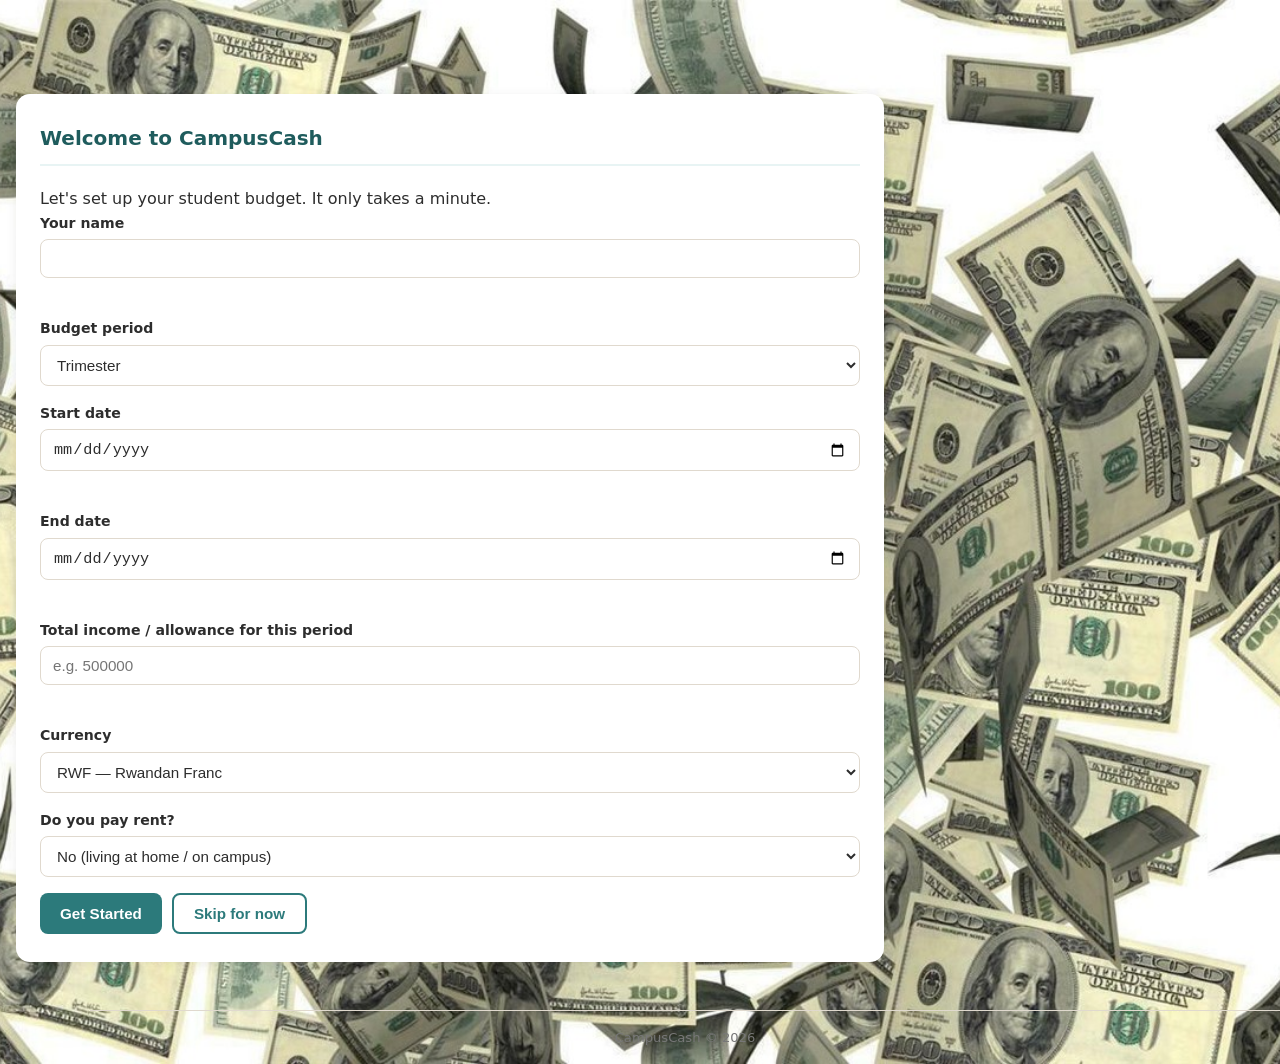
<file: Root/index.html>
<!DOCTYPE html>
<html lang="en">
  <head>
    <meta charset="UTF-8" />
    <meta name="viewport" content="width=device-width, initial-scale=1.0" />
    <title>CampusCash</title>
    <link rel="icon" type="image/jpg"  href="money.jpg"/>
    <link rel="stylesheet" href="styles/main.css" />
    <link rel="stylesheet" href="styles/dashboard.css" />
  </head>
  <body>

    <!-- Skip to content (accessibility) -->
    <a href="#main-content" class="skip-link">Skip to main content</a>

    <div class="app-layout">

      <!-- Sidebar (hidden until setup complete) -->
      <header class="sidebar hidden" id="sidebar">
        <h1>CampusCash</h1>
        <nav aria-label="Main navigation">
          <ul>
            <li><a href="#home">Home</a></li>
            <li><a href="#dashboard">Dashboard</a></li>
            <li><a href="#transactions">Transactions</a></li>
            <li><a href="#add">Add</a></li>
            <li><a href="#settings">Settings</a></li>
            <li><a href="#about">About</a></li>
          </ul>
        </nav>
      </header>

      <!-- Main content -->
      <main id="main-content">

        <!-- ARIA live status messages -->
        <div id="status-msg" role="status" aria-live="polite" class="sr-only"></div>

        <!-- ===== SETUP ===== -->
        <section id="setup" aria-label="Account setup">
          <h2>Welcome to CampusCash </h2>
          <p>Let's set up your student budget. It only takes a minute.</p>

          <form id="setup-form" novalidate>

            <div class="form-group">
              <label for="setup-name">Your name</label>
              <input type="text" id="setup-name" autocomplete="given-name" required />
              <span class="field-error" id="setup-name-error" aria-live="polite"></span>
            </div>

            <div class="form-group">
              <label for="setup-period">Budget period</label>
              <select id="setup-period">
                <option value="Trimester">Trimester</option>
                <option value="Semester">Semester</option>
                <option value="Year">Full Year</option>
              </select>
            </div>

            <div class="form-group">
              <label for="setup-start">Start date</label>
              <input type="date" id="setup-start" required />
              <span class="field-error" id="setup-start-error" aria-live="polite"></span>
            </div>

            <div class="form-group">
              <label for="setup-end">End date</label>
              <input type="date" id="setup-end" required />
              <span class="field-error" id="setup-end-error" aria-live="polite"></span>
            </div>

            <div class="form-group">
              <label for="setup-income">Total income / allowance for this period</label>
              <input type="text" id="setup-income" placeholder="e.g. 500000" required />
              <span class="field-error" id="setup-income-error" aria-live="polite"></span>
            </div>

            <div class="form-group">
              <label for="setup-currency">Currency</label>
              <select id="setup-currency">
                <option value="RWF">RWF — Rwandan Franc</option>
                <option value="USD">USD — US Dollar</option>
                <option value="EUR">EUR — Euro</option>
              </select>
            </div>

            <div class="form-group">
              <label for="setup-housing">Do you pay rent?</label>
              <select id="setup-housing">
                <option value="no">No (living at home / on campus)</option>
                <option value="yes">Yes</option>
              </select>
            </div>

            <div class="form-group hidden" id="rent-group">
              <label for="setup-rent">Monthly rent amount</label>
              <input type="text" id="setup-rent" placeholder="e.g. 80000" />
              <span class="field-error" id="setup-rent-error" aria-live="polite"></span>
            </div>

            <div class="form-actions">
              <button type="submit" class="btn-primary">Get Started</button>
              <button type="button" id="skip-setup-btn" class="btn-secondary">Skip for now</button>
            </div>

          </form>
        </section>

        <!-- ===== HOME ===== -->
        <section id="home" class="hidden" aria-label="Home">
          <div class="home-hero">
            <h2>Welcome back, <span id="home-name">there</span>! </h2>
            <p class="home-tagline">Your money, your campus, your control.</p>
          </div>
          <div class="home-cards">
            <div class="home-card">
              <span class="home-card-icon"></span>
              <h3>Dashboard</h3>
              <p>See your spending overview, budget progress, and 7-day trends at a glance.</p>
              <button class="btn-primary nav-shortcut" data-target="dashboard">Go to Dashboard</button>
            </div>
            <div class="home-card">
              <span class="home-card-icon"></span>
              <h3>Add Expense</h3>
              <p>Log a new transaction quickly — food, transport, housing, and more.</p>
              <button class="btn-primary nav-shortcut" data-target="add">Add Transaction</button>
            </div>
            <div class="home-card">
              <span class="home-card-icon"></span>
              <h3>Transactions</h3>
              <p>Search, sort, and review all your recorded expenses and income.</p>
              <button class="btn-primary nav-shortcut" data-target="transactions">View Transactions</button>
            </div>
          </div>
        </section>

        <!-- ===== DASHBOARD ===== -->
        <section id="dashboard" class="hidden" aria-label="Dashboard">
          <h2>Dashboard</h2>

          <div class="stats-grid">
            <div class="stat-card">
              <span class="stat-label">Total Income</span>
              <span class="stat-value" id="income">0</span>
            </div>
            <div class="stat-card">
              <span class="stat-label">Total Expenses</span>
              <span class="stat-value" id="expenses">0</span>
            </div>
            <div class="stat-card">
              <span class="stat-label">Balance</span>
              <span class="stat-value" id="total">0</span>
            </div>
            <div class="stat-card">
              <span class="stat-label">Top Category</span>
              <span class="stat-value" id="top-category">None</span>
            </div>
          </div>

          <div class="budget-section">
            <label for="budget-cap">Budget Cap</label>
            <input type="number" id="budget-cap" placeholder="Set a spending cap" />
            <div class="progress-bar-wrap">
              <div class="progress-bar" id="progress-bar"></div>
            </div>
            <p id="budget-status" aria-live="polite" role="status"></p>
          </div>

          <div class="chart-section">
            <h3>Last 7 Days</h3>
            <canvas id="trend-chart" width="600" height="200" aria-label="7-day spending trend chart" role="img"></canvas>
          </div>

          <div class="category-bars" id="category-bars">
            <h3>Spending by Category</h3>
          </div>
        </section>

        <!-- ===== TRANSACTIONS ===== -->
        <section id="transactions" class="hidden" aria-label="Transactions">
          <h2>Transactions</h2>

          <div class="search-bar">
            <label for="search-input">Search (regex supported)</label>
            <input type="text" id="search-input" placeholder="e.g. coffee|tea or ^\w{4}$" />
            <label class="checkbox-label">
              <input type="checkbox" id="ignore-case" checked />
              Ignore case
            </label>
          </div>

          <div class="sort-bar">
            <span>Sort by:</span>
            <button id="sort-date" class="btn-sort">Date ↕</button>
            <button id="sort-desc" class="btn-sort">Description A↕Z</button>
            <button id="sort-amount" class="btn-sort">Amount ↑↓</button>
          </div>

          <div class="table-wrap">
            <table id="transactions-table">
              <thead>
                <tr>
                  <th scope="col">Description</th>
                  <th scope="col">Amount</th>
                  <th scope="col">Category</th>
                  <th scope="col">Type</th>
                  <th scope="col">Date</th>
                  <th scope="col">Actions</th>
                </tr>
              </thead>
              <tbody id="transactions-body"></tbody>
            </table>
            <p id="no-results" class="hidden">No transactions match your search.</p>
          </div>

          <div class="import-export">
            <button id="export-btn" class="btn-secondary">⬇ Export JSON</button>
            <label for="import-file" class="btn-secondary btn-file-label">⬆ Import JSON</label>
            <input type="file" id="import-file" accept=".json" class="visually-hidden" />
          </div>
        </section>

        <!-- ===== ADD / EDIT ===== -->
        <section id="add" class="hidden" aria-label="Add or edit transaction">
          <h2 id="form-title">Add Transaction</h2>

          <form id="transaction-form" novalidate>
            <input type="hidden" id="edit-id" />

            <div class="form-group">
              <label for="description">Description</label>
              <input type="text" id="description" required />
              <span class="field-error" id="desc-error" aria-live="polite"></span>
            </div>

            <div class="form-group">
              <label for="amount">Amount</label>
              <input type="text" id="amount" placeholder="e.g. 2500 or 12.50" required />
              <span class="field-error" id="amount-error" aria-live="polite"></span>
            </div>

            <div class="form-group">
              <label for="category">Category</label>
              <select id="category" required>
                <option value="">Choose category</option>
                <option value="Food">Food</option>
                <option value="Housing">Housing</option>
                <option value="Transport">Transport</option>
                <option value="Books & Stationery">Books &amp; Stationery</option>
                <option value="Entertainment">Entertainment</option>
                <option value="Other">Other</option>
              </select>
              <span class="field-error" id="cat-error" aria-live="polite"></span>
            </div>

            <div class="form-group">
              <label for="type">Type</label>
              <select id="type">
                <option value="expense">Expense</option>
                <option value="income">Income</option>
              </select>
            </div>

            <div class="form-group">
              <label for="date">Date</label>
              <input type="date" id="date" required />
              <span class="field-error" id="date-error" aria-live="polite"></span>
            </div>

            <div id="form-error" role="status" aria-live="polite" class="form-error-box hidden"></div>
            <div id="form-success" role="status" aria-live="polite" class="form-success-box hidden"></div>

            <div class="form-actions">
              <button type="submit" class="btn-primary" id="submit-btn">Add Transaction</button>
              <button type="button" class="btn-secondary hidden" id="cancel-edit-btn">Cancel Edit</button>
            </div>
          </form>
        </section>

        <!-- ===== SETTINGS ===== -->
        <section id="settings" class="hidden" aria-label="Settings">
          <h2>Settings</h2>

          <form id="settings-form" novalidate>

            <div class="form-group">
              <label for="settings-name">Your name</label>
              <input type="text" id="settings-name" />
            </div>

            <div class="form-group">
              <label for="settings-period">Budget period</label>
              <select id="settings-period">
                <option value="Trimester">Trimester</option>
                <option value="Semester">Semester</option>
                <option value="Year">Full Year</option>
              </select>
            </div>

            <div class="form-group">
              <label for="settings-start">Start date</label>
              <input type="date" id="settings-start" />
            </div>

            <div class="form-group">
              <label for="settings-end">End date</label>
              <input type="date" id="settings-end" />
            </div>

            <div class="form-group">
              <label for="settings-income">Total income / allowance</label>
              <input type="text" id="settings-income" placeholder="e.g. 500000" />
              <span class="field-error" id="settings-income-error" aria-live="polite"></span>
            </div>

            <div class="form-group">
              <label for="settings-currency">Currency</label>
              <select id="settings-currency">
                <option value="RWF">RWF — Rwandan Franc</option>
                <option value="USD">USD — US Dollar</option>
                <option value="EUR">EUR — Euro</option>
              </select>
            </div>

            <div class="form-group">
              <label for="settings-housing">Do you pay rent?</label>
              <select id="settings-housing">
                <option value="no">No</option>
                <option value="yes">Yes</option>
              </select>
            </div>

            <div class="form-group hidden" id="settings-rent-group">
              <label for="settings-rent">Monthly rent</label>
              <input type="text" id="settings-rent" placeholder="e.g. 80000" />
            </div>

            <div class="form-actions">
              <button type="submit" class="btn-primary">Save Settings</button>
            </div>

            <div id="settings-success" role="status" aria-live="polite" class="form-success-box hidden">
              Settings saved!
            </div>
          </form>

          <div class="danger-zone">
            <h3>Data</h3>
            <button id="load-seed-btn" class="btn-secondary">Load Sample Data</button>
            <button id="clear-data-btn" class="btn-danger">Clear All Data</button>
          </div>
        </section>

        <!-- ===== ABOUT ===== -->
        <section id="about" class="hidden" aria-label="About CampusCash">
          <h2>About CampusCash</h2>
          <p>CampusCash is a personal finance tracker built for students. Log your income and expenses, set budget caps, and always know where your money is going — whether you're buying lunch at the cafeteria or paying monthly rent.</p>

          <div class="about-links">
            <p><strong>Built by:</strong> Sonia Keza Gendaneza</p>
            <p><strong>GitHub:</strong> <a href="https://github.com/sgendaneza-web" target="_blank" rel="noopener">github.com/sgendaneza-web</a></p>
            <p><strong>Email:</strong> <a href="s.gendaneza@alustudent.com">s.gendaneza@alustudent.com</a></p>
          </div>

          <div class="keyboard-map">
            <h3>Keyboard Navigation</h3>
            <ul>
              <li><kbd>Tab</kbd> — Move between interactive elements</li>
              <li><kbd>Enter</kbd> / <kbd>Space</kbd> — Activate buttons and links</li>
              <li><kbd>Shift+Tab</kbd> — Move backwards</li>
              <li><kbd>Esc</kbd> — Cancel edit mode</li>
            </ul>
          </div>
        </section>

      </main>
    </div>

    <footer>
      <p>CampusCash &copy; 2026 </p>
    </footer>

    <script type="module" src="scripts/ui.js"></script>
  </body>
</html>
</file>
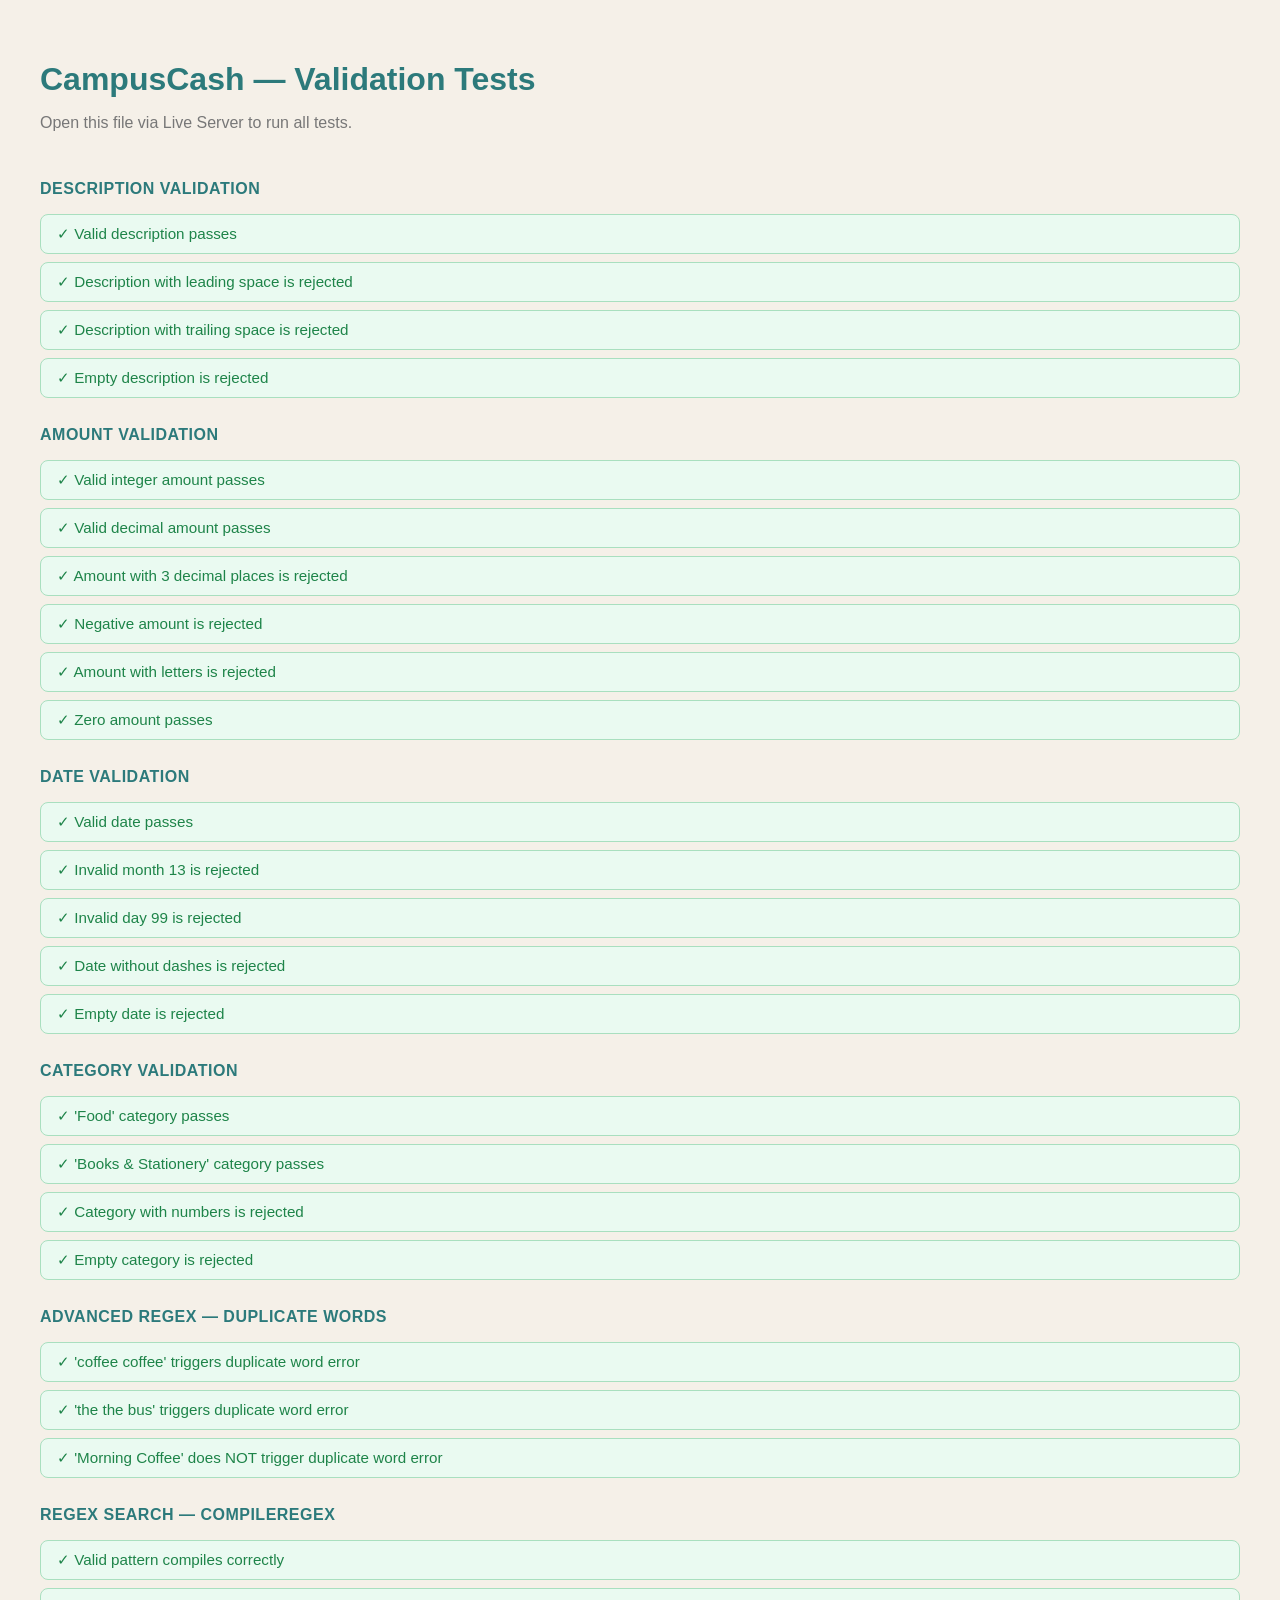
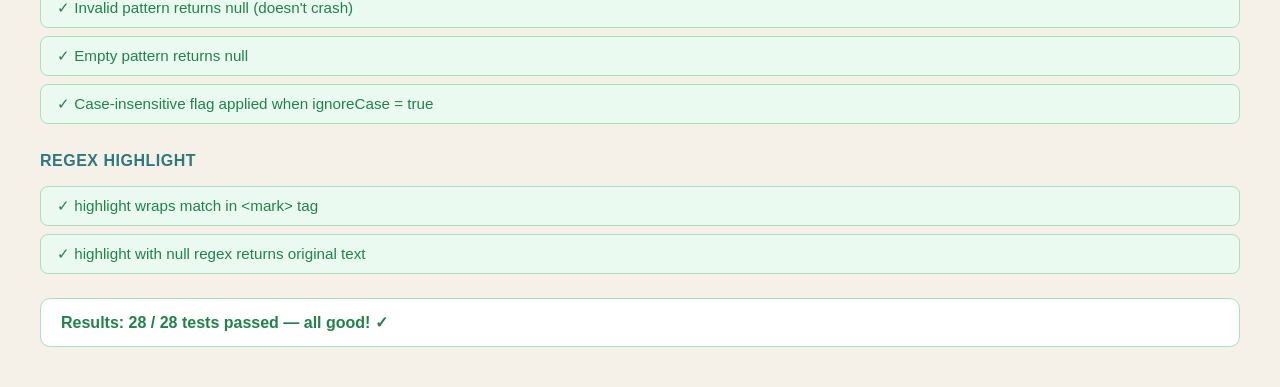
<file: Root/tests.html>
<!DOCTYPE html>
<html lang="en">
<head>
  <meta charset="UTF-8" />
  <meta name="viewport" content="width=device-width, initial-scale=1.0" />
  <title>CampusCash — Tests</title>
  <style>
    body {
      font-family: 'Segoe UI', sans-serif;
      padding: 32px;
      background: #f5f0e8;
      color: #2d2d2d;
    }
    h1 {
      color: #2c7a7b;
      margin-bottom: 8px;
    }
    p.subtitle {
      color: #777;
      margin-bottom: 28px;
    }
    ul {
      list-style: none;
      padding: 0;
      display: flex;
      flex-direction: column;
      gap: 8px;
    }
    li {
      padding: 10px 16px;
      border-radius: 8px;
      font-size: 0.95rem;
      font-weight: 500;
    }
    .pass {
      background: #eafaf1;
      color: #1e8449;
      border: 1px solid #a9dfbf;
    }
    .fail {
      background: #fdecea;
      color: #c0392b;
      border: 1px solid #f1948a;
    }
    .section-title {
      font-weight: 700;
      color: #2c7a7b;
      margin: 20px 0 8px;
      font-size: 1rem;
      text-transform: uppercase;
      letter-spacing: 0.5px;
    }
    #summary {
      margin-top: 24px;
      padding: 14px 20px;
      background: #fff;
      border-radius: 10px;
      border: 1.5px solid #e0d9ce;
      font-weight: 600;
      font-size: 1rem;
    }
  </style>
</head>
<body>

  <h1>CampusCash — Validation Tests</h1>
  <p class="subtitle">Open this file via Live Server to run all tests.</p>

  <ul id="results"></ul>
  <div id="summary"></div>

  <script type="module">
    import { validateTransaction, PATTERNS } from "./scripts/validators.js";
    import { compileRegex, highlight } from "./scripts/search.js";

    const results = document.getElementById("results");
    let passed = 0;
    let failed = 0;

    function test(name, condition) {
      const li = document.createElement("li");
      li.className = condition ? "pass" : "fail";
      li.textContent = `${condition ? "✓" : "✗"} ${name}`;
      results.appendChild(li);
      condition ? passed++ : failed++;
    }

    function sectionTitle(title) {
      const p = document.createElement("p");
      p.className = "section-title";
      p.textContent = title;
      results.appendChild(p);
    }

    const base = {
      description: "Lunch",
      amount: "12.50",
      category: "Food",
      type: "expense",
      date: "2025-09-30"
    };

    // -----------------------------------------------
    sectionTitle("Description Validation");
    // -----------------------------------------------
    test("Valid description passes",
      validateTransaction({ ...base }).length === 0);

    test("Description with leading space is rejected",
      validateTransaction({ ...base, description: " Lunch" }).length > 0);

    test("Description with trailing space is rejected",
      validateTransaction({ ...base, description: "Lunch " }).length > 0);

    test("Empty description is rejected",
      validateTransaction({ ...base, description: "" }).length > 0);

    // -----------------------------------------------
    sectionTitle("Amount Validation");
    // -----------------------------------------------
    test("Valid integer amount passes",
      validateTransaction({ ...base, amount: "500" }).length === 0);

    test("Valid decimal amount passes",
      validateTransaction({ ...base, amount: "12.50" }).length === 0);

    test("Amount with 3 decimal places is rejected",
      validateTransaction({ ...base, amount: "12.999" }).length > 0);

    test("Negative amount is rejected",
      validateTransaction({ ...base, amount: "-50" }).length > 0);

    test("Amount with letters is rejected",
      validateTransaction({ ...base, amount: "abc" }).length > 0);

    test("Zero amount passes",
      validateTransaction({ ...base, amount: "0" }).length === 0);

    // -----------------------------------------------
    sectionTitle("Date Validation");
    // -----------------------------------------------
    test("Valid date passes",
      validateTransaction({ ...base, date: "2025-01-15" }).length === 0);

    test("Invalid month 13 is rejected",
      validateTransaction({ ...base, date: "2025-13-01" }).length > 0);

    test("Invalid day 99 is rejected",
      validateTransaction({ ...base, date: "2025-09-99" }).length > 0);

    test("Date without dashes is rejected",
      validateTransaction({ ...base, date: "20250930" }).length > 0);

    test("Empty date is rejected",
      validateTransaction({ ...base, date: "" }).length > 0);

    // -----------------------------------------------
    sectionTitle("Category Validation");
    // -----------------------------------------------
    test("'Food' category passes",
      validateTransaction({ ...base, category: "Food" }).length === 0);

    test("'Books & Stationery' category passes",
      validateTransaction({ ...base, category: "Books & Stationery" }).length === 0);

    test("Category with numbers is rejected",
      validateTransaction({ ...base, category: "Food123" }).length > 0);

    test("Empty category is rejected",
      validateTransaction({ ...base, category: "" }).length > 0);

    // -----------------------------------------------
    sectionTitle("Advanced Regex — Duplicate Words");
    // -----------------------------------------------
    test("'coffee coffee' triggers duplicate word error",
      validateTransaction({ ...base, description: "coffee coffee" }).length > 0);

    test("'the the bus' triggers duplicate word error",
      validateTransaction({ ...base, description: "the the bus" }).length > 0);

    test("'Morning Coffee' does NOT trigger duplicate word error",
      !validateTransaction({ ...base, description: "Morning Coffee" }).some(e => e.includes("duplicate")));

    // -----------------------------------------------
    sectionTitle("Regex Search — compileRegex");
    // -----------------------------------------------
    test("Valid pattern compiles correctly",
      compileRegex("coffee") instanceof RegExp);

    test("Invalid pattern returns null (doesn't crash)",
      compileRegex("[invalid") === null);

    test("Empty pattern returns null",
      compileRegex("") === null);

    test("Case-insensitive flag applied when ignoreCase = true",
      compileRegex("coffee", true).flags.includes("i"));

    // -----------------------------------------------
    sectionTitle("Regex Highlight");
    // -----------------------------------------------
    test("highlight wraps match in <mark> tag",
      highlight("I had coffee", compileRegex("coffee")).includes("<mark>"));

    test("highlight with null regex returns original text",
      highlight("I had coffee", null) === "I had coffee");

    // -----------------------------------------------
    // Summary
    // -----------------------------------------------
    const summary = document.getElementById("summary");
    const total = passed + failed;
    summary.textContent = `Results: ${passed} / ${total} tests passed${failed > 0 ? ` — ${failed} failed` : " — all good! ✓"}`;
    summary.style.color = failed > 0 ? "#c0392b" : "#1e8449";
    summary.style.borderColor = failed > 0 ? "#f1948a" : "#a9dfbf";
  </script>

</body>
</html>
</file>
<file: Root/styles/main.css>
/* ===========================
   RESET & BASE
=========================== */
* {
  margin: 0;
  padding: 0;
  box-sizing: border-box;
}

.hidden {
  display: none !important;
}

.sr-only,
.visually-hidden {
  position: absolute;
  width: 1px;
  height: 1px;
  padding: 0;
  overflow: hidden;
  clip: rect(0 0 0 0);
  white-space: nowrap;
  border: 0;
}

:root {
  --color-bg: #f5f0e8;
  --color-sidebar: #fdf6ec;
  --color-white: #ffffff;
  --color-teal: #2c7a7b;
  --color-teal-dark: #1f5c5d;
  --color-teal-light: #e8f4f4;
  --color-text: #2d2d2d;
  --color-muted: #777777;
  --color-border: #e0d9ce;
  --color-error: #c0392b;
  --color-success: #27ae60;
  --color-warning: #e67e22;
  --sidebar-width-sm: 90px;
  --sidebar-width-md: 200px;
}

body {
  font-family: 'Segoe UI', system-ui, sans-serif;
  background-color: var(--color-bg);
  background-image: url('money.jpg');
  background-repeat: no-repeat;
  background-position: center;
  background-size: cover;
  min-height: 500px; 
  color: var(--color-text);
  font-size: 16px;
  line-height: 1.6;
}

/* ===========================
   SKIP LINK
=========================== */
.skip-link {
  position: absolute;
  top: -50px;
  left: 0;
  background: var(--color-teal);
  color: white;
  padding: 10px 18px;
  z-index: 999;
  text-decoration: none;
  border-radius: 0 0 8px 0;
  font-weight: 600;
  transition: top 0.2s;
}

.skip-link:focus {
  top: 0;
}

/* ===========================
   LAYOUT
=========================== */
.app-layout {
  display: flex;
  min-height: 100vh;
}

main {
  flex: 1;
  padding: 24px 16px;
  margin-top: 70px;
  margin-left: 0;
  max-width: 900px;
}

/* ===========================
   SIDEBAR
=========================== */
.sidebar {
  position: fixed;
  top: 0;
  left: 0;
  width: 100%;
  height: 70px;
  background-color: var(--color-sidebar);
  border-bottom: 2px solid var(--color-border);

  display: flex;
  flex-direction: row;
  justify-content: space-between;
  align-items: center;

  padding: 0 24px;
  z-index: 100;
}

.sidebar h1 {
  font-size: 1.2rem;
  margin: 0;
  color: var(--color-teal);
}

.sidebar nav ul {
  list-style: none;
  display: flex;
  flex-direction: row;
  gap: 12px;
  width: auto;
  padding: 0;
}

.sidebar nav ul li a {
  text-decoration: none;
  color: var(--color-muted);
  padding: 8px 12px;
  border-radius: 8px;
}

/* ===========================
   SECTIONS
=========================== */
section {
  background-color: var(--color-white);
  border-radius: 14px;
  padding: 28px 24px;
  margin-bottom: 24px;
  box-shadow: 0 2px 12px rgba(0, 0, 0, 0.07);
  animation: fadeIn 0.35s ease both;
}

section h2 {
  font-size: 1.25rem;
  color: var(--color-teal-dark);
  margin-bottom: 20px;
  padding-bottom: 10px;
  border-bottom: 2px solid var(--color-teal-light);
}

section h3 {
  font-size: 1rem;
  color: var(--color-teal);
  margin: 16px 0 10px;
}

@keyframes fadeIn {
  from {
    opacity: 0;
    transform: translateY(12px);
  }
  to {
    opacity: 1;
    transform: translateY(0);
  }
}

/* ===========================
   FORMS
=========================== */
.form-group {
  display: flex;
  flex-direction: column;
  gap: 5px;
  margin-bottom: 16px;
}

.form-group label {
  font-size: 0.88rem;
  font-weight: 600;
  color: var(--color-text);
}

.form-group input,
.form-group select {
  padding: 10px 12px;
  border: 1.5px solid var(--color-border);
  border-radius: 8px;
  font-size: 0.95rem;
  color: var(--color-text);
  background: #fff;
  transition: border-color 0.2s;
}

.form-group input:focus,
.form-group select:focus {
  border-color: var(--color-teal);
  outline: none;
  box-shadow: 0 0 0 3px rgba(44, 122, 123, 0.15);
}

.field-error {
  font-size: 0.8rem;
  color: var(--color-error);
  min-height: 18px;
}

.form-error-box {
  background: #fdecea;
  border: 1px solid #e74c3c;
  border-radius: 8px;
  padding: 10px 14px;
  color: var(--color-error);
  font-size: 0.88rem;
  margin-bottom: 12px;
}

.form-success-box {
  background: #eafaf1;
  border: 1px solid #27ae60;
  border-radius: 8px;
  padding: 10px 14px;
  color: var(--color-success);
  font-size: 0.88rem;
  margin-bottom: 12px;
}

.form-actions {
  display: flex;
  gap: 10px;
  flex-wrap: wrap;
  margin-top: 8px;
}

/* ===========================
   BUTTONS
=========================== */
.btn-primary {
  background-color: var(--color-teal);
  color: white;
  border: none;
  padding: 10px 20px;
  border-radius: 8px;
  font-size: 0.95rem;
  font-weight: 600;
  cursor: pointer;
  transition: background-color 0.2s ease, transform 0.1s ease;
}

.btn-primary:hover {
  background-color: var(--color-teal-dark);
}

.btn-primary:active {
  transform: scale(0.97);
}

.btn-secondary {
  background-color: transparent;
  color: var(--color-teal);
  border: 2px solid var(--color-teal);
  padding: 10px 20px;
  border-radius: 8px;
  font-size: 0.95rem;
  font-weight: 600;
  cursor: pointer;
  transition: background-color 0.2s ease;
}

.btn-secondary:hover {
  background-color: var(--color-teal-light);
}

.btn-danger {
  background-color: transparent;
  color: var(--color-error);
  border: 2px solid var(--color-error);
  padding: 10px 20px;
  border-radius: 8px;
  font-size: 0.95rem;
  font-weight: 600;
  cursor: pointer;
  transition: background-color 0.2s;
}

.btn-danger:hover {
  background-color: #fdecea;
}

.btn-sort {
  background: var(--color-teal-light);
  color: var(--color-teal-dark);
  border: 1px solid var(--color-border);
  padding: 7px 14px;
  border-radius: 20px;
  font-size: 0.85rem;
  cursor: pointer;
  transition: background-color 0.2s;
}

.btn-sort:hover {
  background: var(--color-teal);
  color: white;
}

.btn-file-label {
  display: inline-block;
  cursor: pointer;
}

/* ===========================
   FOCUS STYLES (a11y)
=========================== */
button:focus-visible,
input:focus-visible,
select:focus-visible,
a:focus-visible {
  outline: 3px solid var(--color-teal);
  outline-offset: 2px;
}

/* ===========================
   TABLE
=========================== */
.table-wrap {
  overflow-x: auto;
  margin: 16px 0;
  border-radius: 10px;
  border: 1px solid var(--color-border);
}

table {
  width: 100%;
  border-collapse: collapse;
  font-size: 0.9rem;
}

thead {
  background-color: var(--color-teal-light);
}

th {
  padding: 12px 14px;
  text-align: left;
  font-weight: 700;
  color: var(--color-teal-dark);
  font-size: 0.85rem;
  text-transform: uppercase;
  letter-spacing: 0.5px;
}

td {
  padding: 11px 14px;
  border-top: 1px solid var(--color-border);
  vertical-align: middle;
}

tbody tr {
  transition: background-color 0.15s;
}

tbody tr:hover {
  background-color: #fdfaf6;
}

tbody tr.new-row {
  animation: slideIn 0.3s ease both;
}

@keyframes slideIn {
  from {
    opacity: 0;
    transform: translateX(-10px);
  }
  to {
    opacity: 1;
    transform: translateX(0);
  }
}

mark {
  background-color: #fff176;
  border-radius: 3px;
  padding: 0 2px;
}

td .btn-edit,
td .btn-delete {
  padding: 5px 10px;
  font-size: 0.8rem;
  border-radius: 6px;
  border: none;
  cursor: pointer;
  margin-right: 4px;
}

td .btn-edit {
  background: var(--color-teal-light);
  color: var(--color-teal-dark);
}

td .btn-delete {
  background: #fdecea;
  color: var(--color-error);
}

td .btn-edit:hover { background: var(--color-teal); color: white; }
td .btn-delete:hover { background: var(--color-error); color: white; }

.badge {
  display: inline-block;
  padding: 2px 8px;
  border-radius: 12px;
  font-size: 0.75rem;
  font-weight: 600;
}

.badge-expense {
  background: #fdecea;
  color: var(--color-error);
}

.badge-income {
  background: #eafaf1;
  color: var(--color-success);
}

#no-results {
  text-align: center;
  color: var(--color-muted);
  padding: 24px;
  font-style: italic;
}

/* ===========================
   SEARCH & SORT BAR
=========================== */
.search-bar {
  display: flex;
  flex-direction: column;
  gap: 8px;
  margin-bottom: 14px;
}

.search-bar input {
  padding: 10px 12px;
  border: 1.5px solid var(--color-border);
  border-radius: 8px;
  font-size: 0.95rem;
}

.search-bar input:focus {
  border-color: var(--color-teal);
  outline: none;
  box-shadow: 0 0 0 3px rgba(44, 122, 123, 0.15);
}

.checkbox-label {
  display: flex;
  align-items: center;
  gap: 6px;
  font-size: 0.88rem;
  color: var(--color-muted);
  cursor: pointer;
}

.sort-bar {
  display: flex;
  align-items: center;
  gap: 8px;
  flex-wrap: wrap;
  margin-bottom: 12px;
  font-size: 0.88rem;
  color: var(--color-muted);
}

.import-export {
  display: flex;
  gap: 10px;
  flex-wrap: wrap;
  margin-top: 16px;
  padding-top: 16px;
  border-top: 1px solid var(--color-border);
}

/* ===========================
   HOME PAGE
=========================== */
.home-hero {
  text-align: center;
  padding: 20px 0 28px;
}

.home-hero h2 {
  font-size: 1.6rem;
  color: var(--color-teal-dark);
  border: none;
  padding: 0;
  margin-bottom: 8px;
}

.home-tagline {
  color: var(--color-muted);
  font-size: 1rem;
}

.home-cards {
  display: flex;
  flex-direction: column;
  gap: 16px;
}

.home-card {
  border: 1.5px solid var(--color-border);
  border-radius: 12px;
  padding: 20px;
  display: flex;
  flex-direction: column;
  gap: 8px;
  transition: box-shadow 0.2s;
}

.home-card:hover {
  box-shadow: 0 4px 16px rgba(44, 122, 123, 0.12);
}

.home-card-icon {
  font-size: 1.6rem;
}

.home-card h3 {
  font-size: 1rem;
  color: var(--color-teal-dark);
  margin: 0;
}

.home-card p {
  font-size: 0.88rem;
  color: var(--color-muted);
}

/* ===========================
   SETTINGS
=========================== */
.danger-zone {
  margin-top: 24px;
  padding-top: 20px;
  border-top: 1px solid var(--color-border);
  display: flex;
  gap: 10px;
  flex-wrap: wrap;
}

.danger-zone h3 {
  width: 100%;
  margin-bottom: 0;
}

/* ===========================
   ABOUT
=========================== */
.about-links {
  background: var(--color-teal-light);
  border-radius: 10px;
  padding: 16px 20px;
  margin: 16px 0;
  display: flex;
  flex-direction: column;
  gap: 8px;
  font-size: 0.92rem;
}

.about-links a {
  color: var(--color-teal-dark);
  font-weight: 600;
}

.keyboard-map {
  margin-top: 20px;
}

.keyboard-map ul {
  list-style: none;
  display: flex;
  flex-direction: column;
  gap: 8px;
  margin-top: 10px;
}

.keyboard-map li {
  font-size: 0.9rem;
  color: var(--color-muted);
}

kbd {
  background: #f0f0f0;
  border: 1px solid #ccc;
  border-radius: 4px;
  padding: 2px 6px;
  font-size: 0.82rem;
  font-family: monospace;
}

/* ===========================
   FOOTER
=========================== */
footer {
  text-align: center;
  padding: 16px;
  font-size: 0.82rem;
  color: var(--color-muted);
  border-top: 1px solid var(--color-border);
  margin-left: var(--sidebar-width-sm);
}

/* ===========================
   SHAKE ANIMATION (budget exceeded)
=========================== */
@keyframes shake {
  0%, 100% { transform: translateX(0); }
  20% { transform: translateX(-6px); }
  40% { transform: translateX(6px); }
  60% { transform: translateX(-4px); }
  80% { transform: translateX(4px); }
}

.shake {
  animation: shake 0.4s ease;
}

/* ===========================
   REDUCED MOTION
=========================== */
@media (prefers-reduced-motion: reduce) {
  *, *::before, *::after {
    animation-duration: 0.01ms !important;
    transition-duration: 0.01ms !important;
  }
}

/* ===========================
   Small screens — 769px
=========================== */
@media (max-width: 768px) {
  .sidebar {
    width: var(--sidebar-width-sm);
    height: 100vh;

    top: 0;
    left: 0;

    flex-direction: column;
    justify-content: flex-start;
    align-items: center;

    padding: 20px 0 16px;
    gap: 20px;

    border-bottom: none;
    border-right: 2px solid var(--color-border);
  }

  .sidebar h1 {
    font-size: 0.75rem;
    text-align: center;
    padding: 0 8px;
  }

  .sidebar nav ul {
    flex-direction: column;
    width: 100%;
    padding: 0 8px;
    gap: 4px;
  }

  .sidebar nav ul li a {
    display: block;
    width: 100%;
    text-align: center;
    font-size: 0.68rem;
    padding: 10px 6px;
  }

  main {
    margin-top: 0;
    margin-left: var(--sidebar-width-sm);
  }
}
</file>
<file: Root/styles/dashboard.css>
/* ===========================
   DASHBOARD STATS GRID
=========================== */
.stats-grid {
  display: grid;
  grid-template-columns: 1fr 1fr;
  gap: 14px;
  margin-bottom: 24px;
}

.stat-card {
  background: linear-gradient(135deg, #f0fafa 0%, #e8f4f4 100%);
  border: 1.5px solid #c8e6e6;
  border-radius: 12px;
  padding: 16px 18px;
  display: flex;
  flex-direction: column;
  gap: 6px;
  transition: transform 0.2s ease, box-shadow 0.2s ease;
}

.stat-card:hover {
  transform: translateY(-2px);
  box-shadow: 0 6px 16px rgba(44, 122, 123, 0.12);
}

.stat-label {
  font-size: 0.78rem;
  font-weight: 600;
  text-transform: uppercase;
  letter-spacing: 0.6px;
  color: #5a9a9b;
}

.stat-value {
  font-size: 1.5rem;
  font-weight: 700;
  color: #1f5c5d;
  line-height: 1.1;
}

/* ===========================
   BUDGET / PROGRESS BAR
=========================== */
.budget-section {
  margin-bottom: 24px;
  display: flex;
  flex-direction: column;
  gap: 10px;
}

.budget-section label {
  font-weight: 600;
  font-size: 0.88rem;
}

.budget-section input {
  padding: 10px 12px;
  border: 1.5px solid #e0d9ce;
  border-radius: 8px;
  font-size: 0.95rem;
  max-width: 280px;
}

.budget-section input:focus {
  border-color: #2c7a7b;
  outline: none;
  box-shadow: 0 0 0 3px rgba(44, 122, 123, 0.15);
}

.progress-bar-wrap {
  background: #e8f0f0;
  border-radius: 50px;
  height: 14px;
  overflow: hidden;
  border: 1px solid #c8e0e0;
}

.progress-bar {
  height: 100%;
  width: 0%;
  border-radius: 50px;
  background: linear-gradient(90deg, #2c7a7b, #48a999);
  transition: width 0.7s cubic-bezier(0.4, 0, 0.2, 1), background 0.4s ease;
}

.progress-bar.warning {
  background: linear-gradient(90deg, #e67e22, #f39c12);
}

.progress-bar.exceeded {
  background: linear-gradient(90deg, #c0392b, #e74c3c);
}

#budget-status {
  font-size: 0.88rem;
  font-weight: 600;
  color: #2c7a7b;
  min-height: 20px;
}

#budget-status.exceeded {
  color: #c0392b;
}

/* ===========================
   7-DAY TREND CHART
=========================== */
.chart-section {
  margin-bottom: 24px;
}

#trend-chart {
  width: 100%;
  height: auto;
  border-radius: 10px;
  background: #f9fbfb;
  border: 1px solid #e0ecec;
}

/* ===========================
   CATEGORY BARS
=========================== */
.category-bars {
  display: flex;
  flex-direction: column;
  gap: 12px;
}

.cat-bar-row {
  display: flex;
  flex-direction: column;
  gap: 4px;
}

.cat-bar-label {
  display: flex;
  justify-content: space-between;
  font-size: 0.85rem;
  color: #444;
}

.cat-bar-label span:last-child {
  font-weight: 600;
  color: #1f5c5d;
}

.cat-bar-track {
  background: #eef5f5;
  border-radius: 50px;
  height: 10px;
  overflow: hidden;
}

.cat-bar-fill {
  height: 100%;
  border-radius: 50px;
  background: linear-gradient(90deg, #2c7a7b, #48a999);
  transition: width 0.6s cubic-bezier(0.4, 0, 0.2, 1);
}

/* ===========================
   RESPONSIVE
=========================== */
@media (min-width: 600px) {
  .stats-grid {
    grid-template-columns: repeat(4, 1fr);
  }

  .stat-value {
    font-size: 1.7rem;
  }
}
</file>
